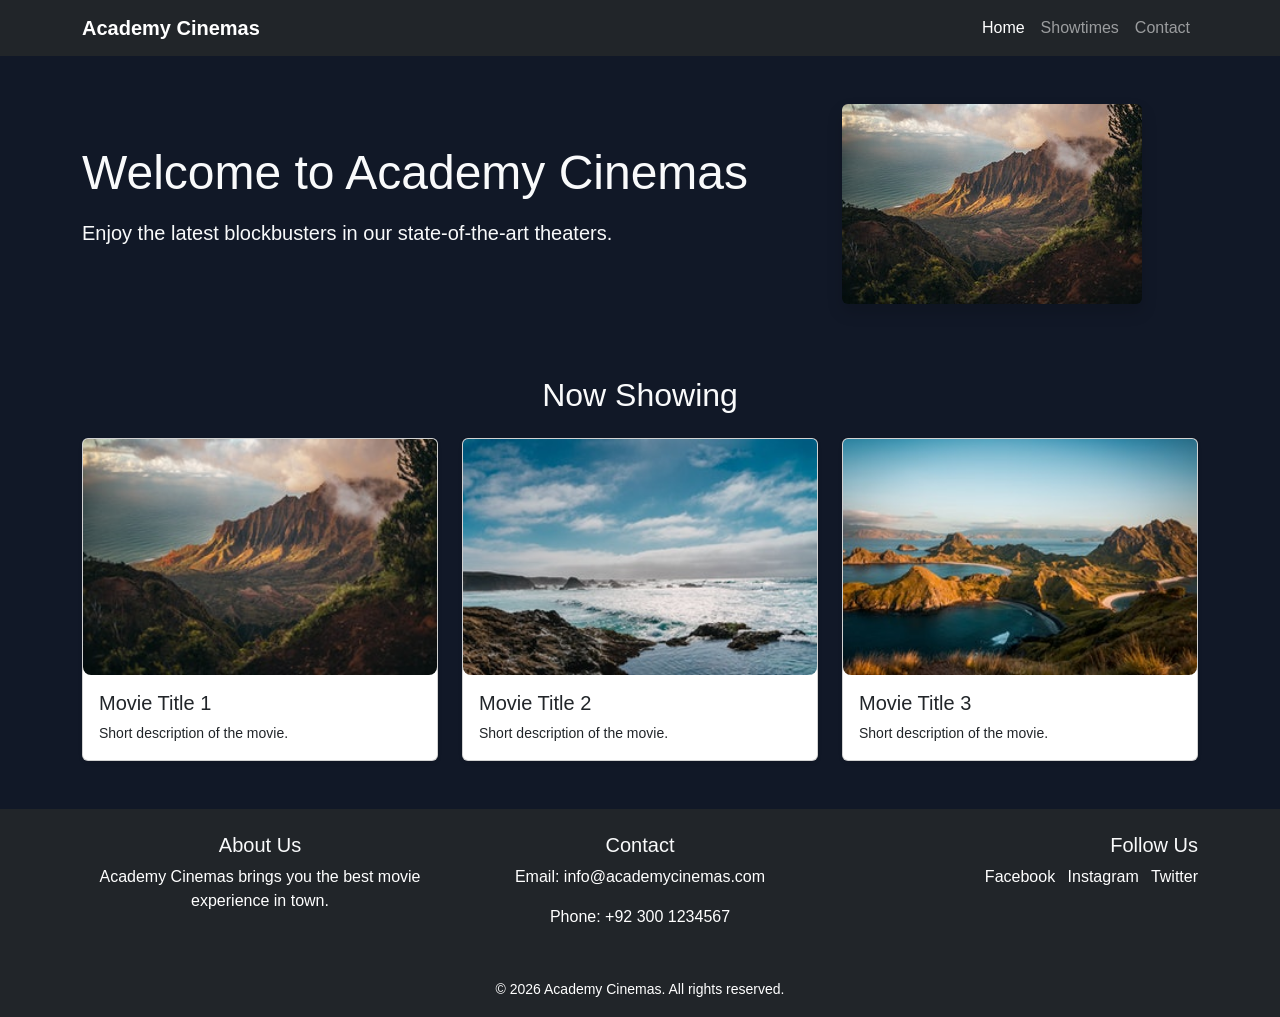
<file: Academy-Cinemas/index.html>
<!DOCTYPE html>
<html lang="en">
<head>
  <meta charset="UTF-8">
  <meta name="viewport" content="width=device-width, initial-scale=1.0">
  <title>Academy Cinemas</title>

  <!-- Bootstrap CSS -->
  <link href="https://cdn.jsdelivr.net/npm/bootstrap@5.3.3/dist/css/bootstrap.min.css"
        rel="stylesheet"
        integrity="sha384-9ndCyUa6zY2z0y3p1hYvFQ4c+2eQ4lYfQ4lYfQ4lYfQ4lYfQ4lYfQ4lYfQ4lYfQ4lYf"
        crossorigin="anonymous">

  <!-- Custom CSS -->
  <link rel="stylesheet" href="style.css">
</head>
<body>

  <!-- Navbar -->
  <nav class="navbar navbar-expand-lg navbar-dark bg-dark">
    <div class="container">
      <a class="navbar-brand fw-bold" href="#">Academy Cinemas</a>
      <button class="navbar-toggler" type="button" data-bs-toggle="collapse" data-bs-target="#mainNav">
        <span class="navbar-toggler-icon"></span>
      </button>
      <div class="collapse navbar-collapse" id="mainNav">
          <ul class="navbar-nav ms-auto">
          <li class="nav-item"><a class="nav-link active" href="#">Home</a></li>
          <li class="nav-item"><a class="nav-link" href="#showtimes">Showtimes</a></li>
          <li class="nav-item"><a class="nav-link" href="#contact">Contact</a></li>
        </ul>
      </div>
    </div>
  </nav>

  <!-- Main Content -->
  <main class="container my-5">
    <div class="row align-items-center">
      <div class="col-md-8 mb-4">
        <h1 class="display-5 mb-3">Welcome to Academy Cinemas</h1>
        <p class="lead">Enjoy the latest blockbusters in our state-of-the-art theaters.</p>
      </div>
      <div class="col-md-4 mb-4">
        <img src="images/beach-1.jpg" class="img-fluid rounded shadow" alt="Cinema">
      </div>
    </div>

    <!-- Movie Cards -->
    <section id="showtimes" class="mt-5">
      <h2 class="mb-4 text-center">Now Showing</h2>
      <div class="row g-4">
        <div class="col-md-4">
          <div class="card h-100 shadow-sm">
            <img src="images/beach-1.jpg" class="card-img-top" alt="Movie 1">
            <div class="card-body">
              <h5 class="card-title">Movie Title 1</h5>
              <p class="card-text">Short description of the movie.</p>
            </div>
          </div>
        </div>
        <div class="col-md-4">
          <div class="card h-100 shadow-sm">
            <img src="images/beach-2.jpg" class="card-img-top" alt="Movie 2">
            <div class="card-body">
              <h5 class="card-title">Movie Title 2</h5>
              <p class="card-text">Short description of the movie.</p>
            </div>
          </div>
        </div>
        <div class="col-md-4">
          <div class="card h-100 shadow-sm">
            <img src="images/beach-3.jpg" class="card-img-top" alt="Movie 3">
            <div class="card-body">
              <h5 class="card-title">Movie Title 3</h5>
              <p class="card-text">Short description of the movie.</p>
            </div>
          </div>
        </div>
      </div>
    </section>
  </main>

  <!-- Footer -->
  <footer class="bg-dark text-white mt-5 pt-4 pb-3">
    <div class="container">
      <div class="row">
        <div class="col-md-4 mb-3">
          <h5>About Us</h5>
          <p>Academy Cinemas brings you the best movie experience in town.</p>
        </div>
        <div class="col-md-4 mb-3" id="contact">
          <h5>Contact</h5>
          <p>Email: info@academycinemas.com</p>
          <p>Phone: +92 300 1234567</p>
        </div>
        <div class="col-md-4 mb-3 text-md-end">
          <h5>Follow Us</h5>
          <a href="#" class="text-white me-2">Facebook</a>
          <a href="#" class="text-white me-2">Instagram</a>
          <a href="#" class="text-white">Twitter</a>
        </div>
      </div>
      <div class="row mt-3">
        <div class="col text-center">
          <small>© 2026 Academy Cinemas. All rights reserved.</small>
        </div>
      </div>
    </div>
  </footer>

  <!-- Bootstrap JS -->
  <script src="https://cdn.jsdelivr.net/npm/bootstrap@5.3.3/dist/js/bootstrap.bundle.min.js"
          integrity="sha384-9ndCyUa6zY2z0y3p1hYvFQ4c+2eQ4lYfQ4lYfQ4lYfQ4lYfQ4lYfQ4lYfQ4lYfQ4lYf"
          crossorigin="anonymous"></script>
</body>
</html>
</file>
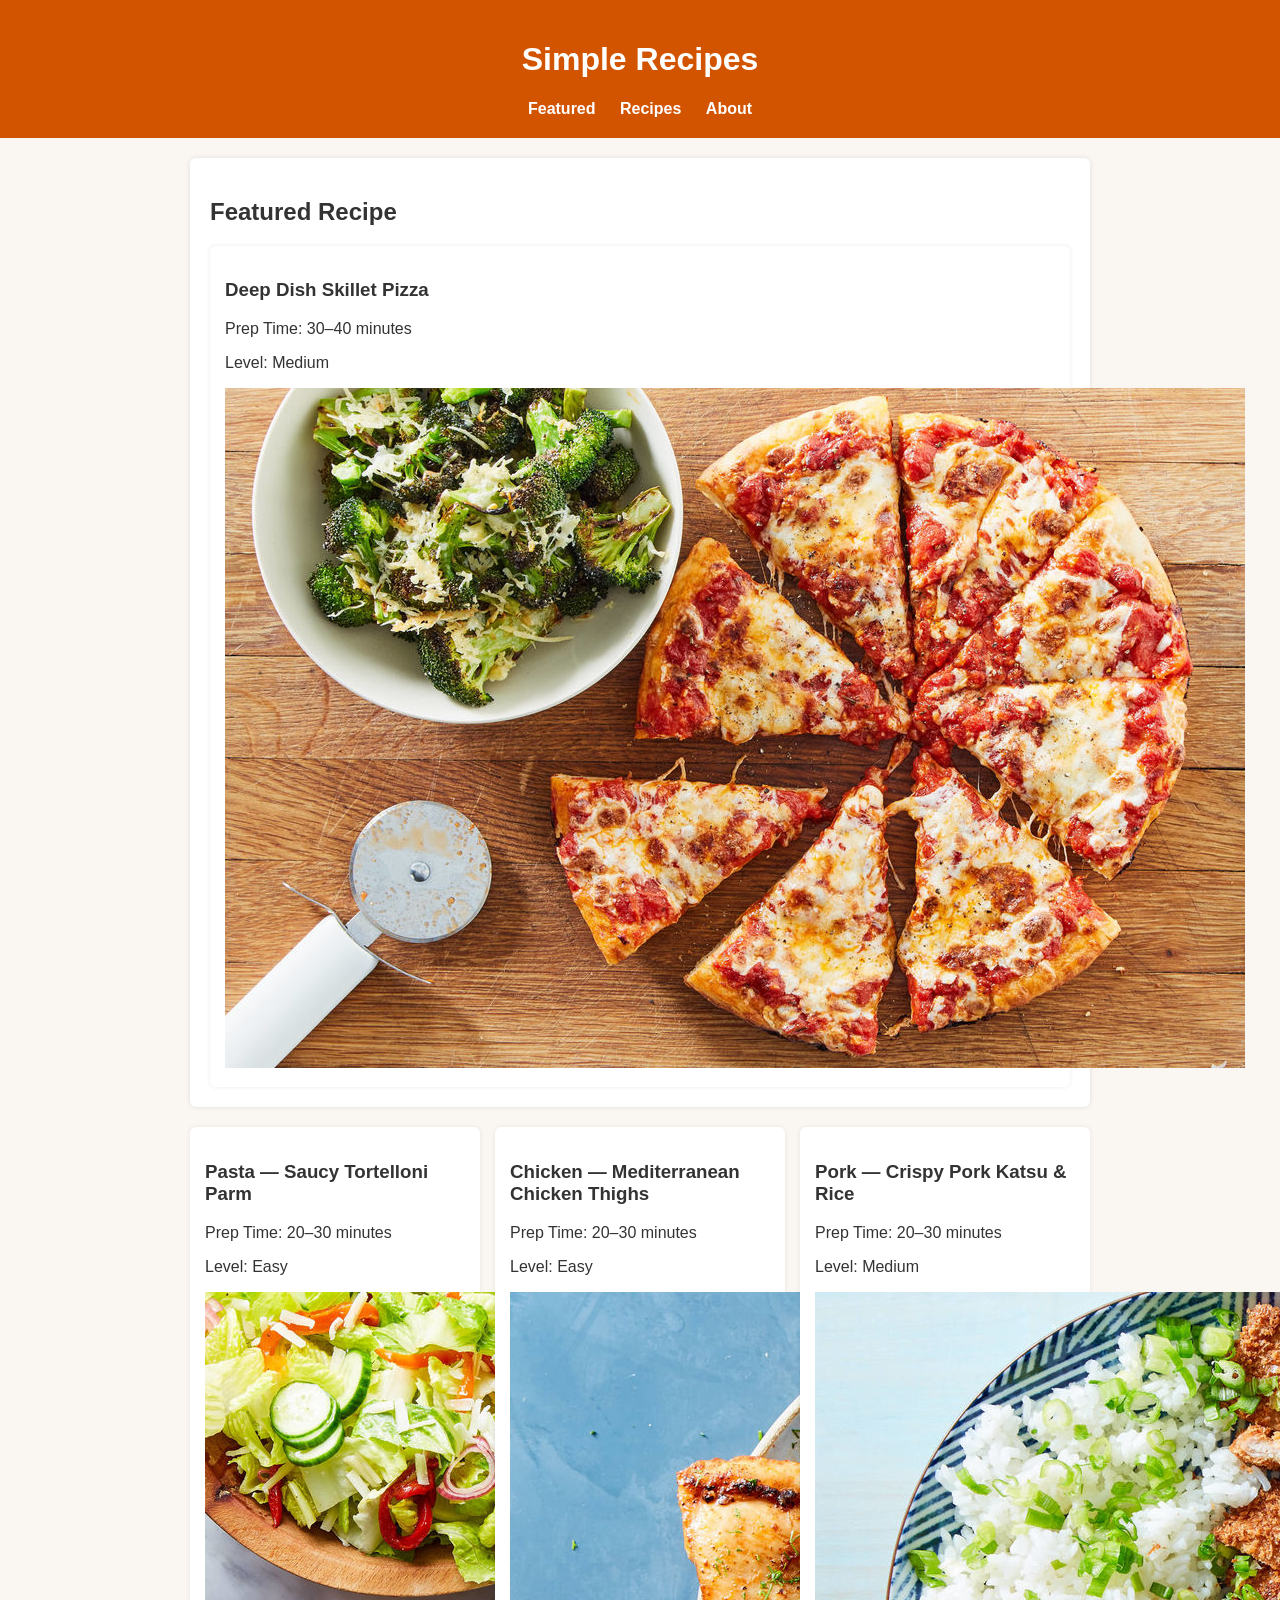
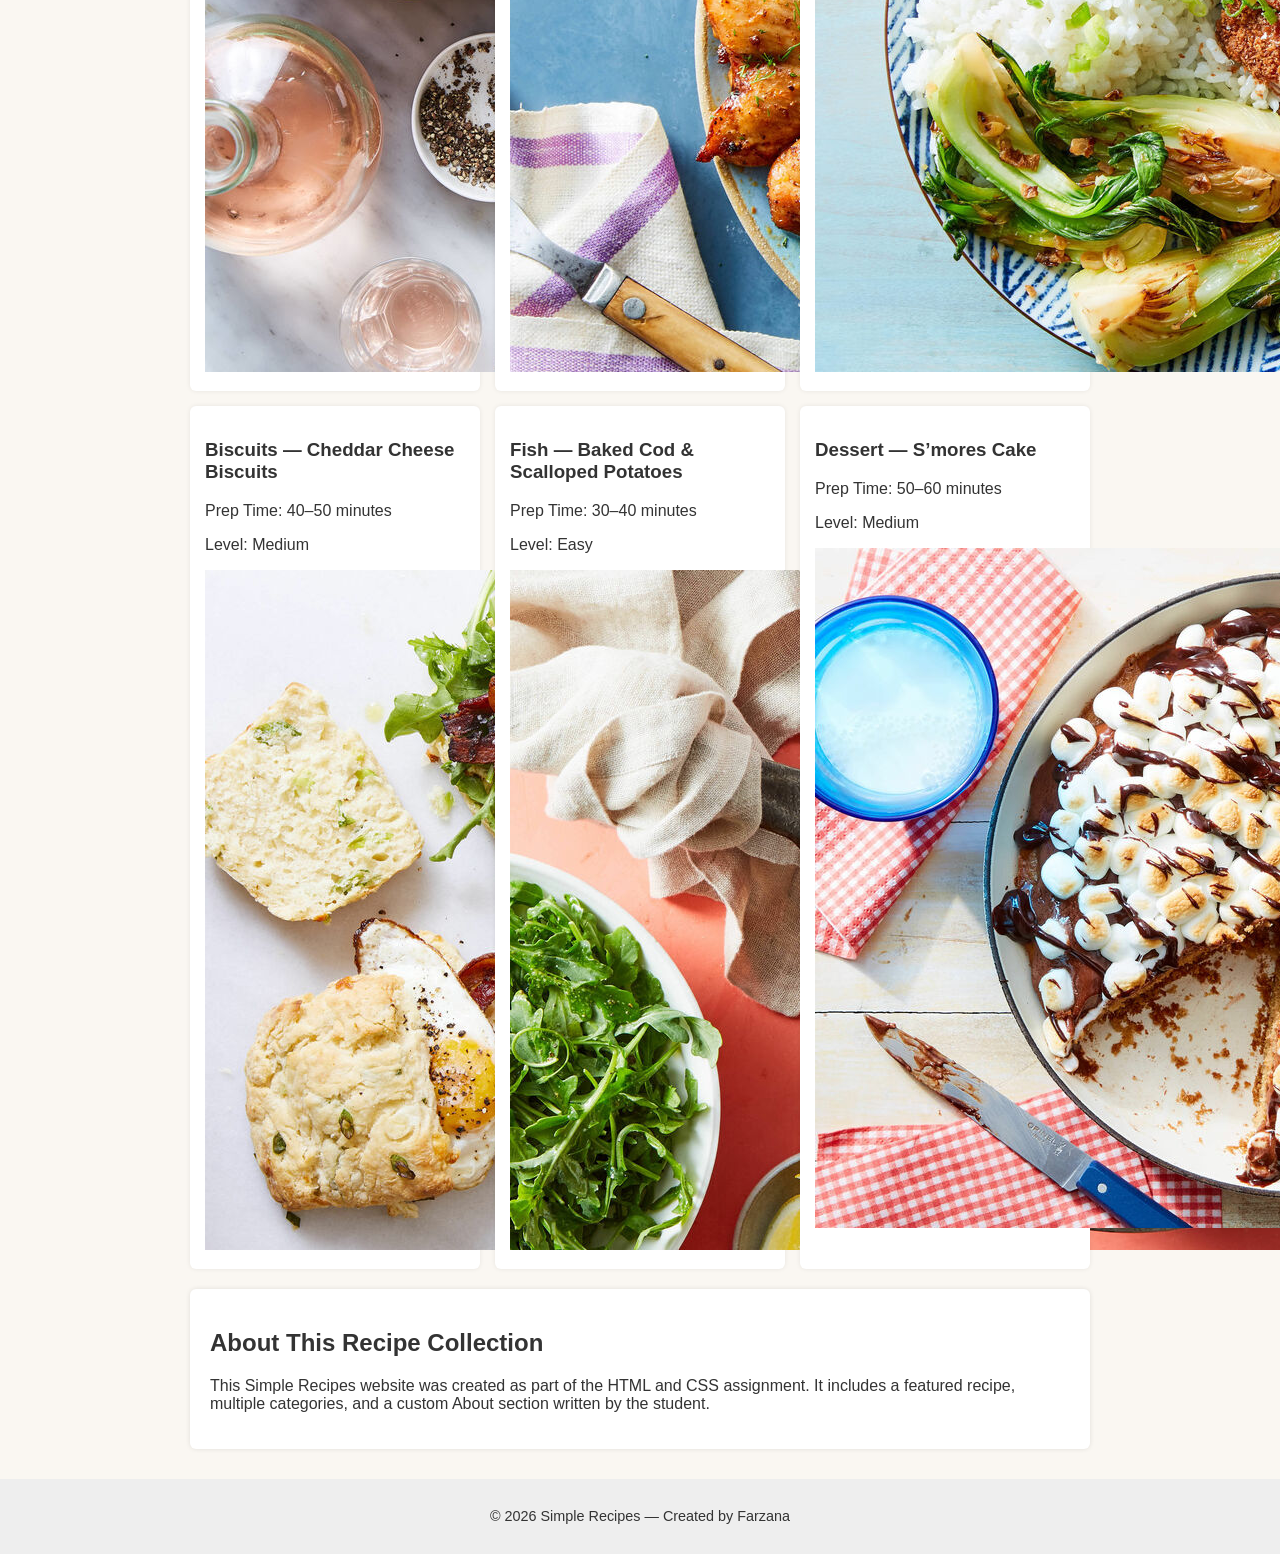
<file: Simple-Recipes/index.html>
<!DOCTYPE html>
<html lang="en">
<head>
    <meta charset="UTF-8">
    <meta name="viewport" content="width=device-width, initial-scale=1.0">
    <title>Simple Recipes</title>
    <link rel="stylesheet" href="style.css">
</head>

<body>

    <!-- HEADER -->
    <header>
        <h1>Simple Recipes</h1>
        <nav>
            <a href="#">Featured</a>
            <a href="#">Recipes</a>
            <a href="#">About</a>
        </nav>
    </header>

    <main>

        <!-- FEATURED RECIPE -->
        <section class="featured">
            <h2>Featured Recipe</h2>

            <div class="recipe-card">
                <h3>Deep Dish Skillet Pizza</h3>
                <p>Prep Time: 30–40 minutes</p>
                <p>Level: Medium</p>
                <img src="images/skillet-pizza.jpeg" alt="Skillet Pizza">
            </div>
        </section>

        <!-- ALL RECIPES -->
        <section class="recipes">

            <div class="recipe-card">
                <h3>Pasta — Saucy Tortelloni Parm</h3>
                <p>Prep Time: 20–30 minutes</p>
                <p>Level: Easy</p>
                <img src="images/tortelloni.jpeg" alt="Tortelloni Pasta">
            </div>

            <div class="recipe-card">
                <h3>Chicken — Mediterranean Chicken Thighs</h3>
                <p>Prep Time: 20–30 minutes</p>
                <p>Level: Easy</p>
                <img src="images/chicken-thighs.jpeg" alt="Chicken Thighs">
            </div>

            <div class="recipe-card">
                <h3>Pork — Crispy Pork Katsu & Rice</h3>
                <p>Prep Time: 20–30 minutes</p>
                <p>Level: Medium</p>
                <img src="images/pork-katsu.jpeg" alt="Pork Katsu">
            </div>

            <div class="recipe-card">
                <h3>Biscuits — Cheddar Cheese Biscuits</h3>
                <p>Prep Time: 40–50 minutes</p>
                <p>Level: Medium</p>
                <img src="images/cheddar-biscuits.jpeg" alt="Cheddar Biscuits">
            </div>

            <div class="recipe-card">
                <h3>Fish — Baked Cod & Scalloped Potatoes</h3>
                <p>Prep Time: 30–40 minutes</p>
                <p>Level: Easy</p>
                <img src="images/baked-cod.jpeg" alt="Baked Cod">
            </div>

            <div class="recipe-card">
                <h3>Dessert — S’mores Cake</h3>
                <p>Prep Time: 50–60 minutes</p>
                <p>Level: Medium</p>
                <img src="images/smores.jpeg" alt="S’mores Cake">
            </div>

        </section>

        <!-- ABOUT SECTION -->
        <section class="about">
            <h2>About This Recipe Collection</h2>
            <p>
                This Simple Recipes website was created as part of the HTML and CSS assignment. 
                It includes a featured recipe, multiple categories, and a custom About section 
                written by the student.
            </p>
        </section>

    </main>

    <!-- FOOTER -->
    <footer>
        <p>© 2026 Simple Recipes — Created by Farzana</p>
    </footer>

</body>
</html>
</file>
<file: Academy-Cinemas/style.css>
:root {
  --main-bg: #111827;
  --accent: #e11d48;
  --text-light: #f9fafb;
  --body-font-size: 1rem;
}

body {
  font-family: Arial, Helvetica, sans-serif;
  font-size: var(--body-font-size);
  background-color: var(--main-bg);
  color: var(--text-light);
}

h1, h2, h5 {
  color: var(--text-light);
}

.navbar,
footer {
  background-color: #0f172a;
}

.card-title {
  font-size: 1.25rem;
}

.card-text {
  font-size: 0.875rem;
}

footer {
  text-align: center;
  padding-top: 20px;
  padding-bottom: 15px;
}

footer a {
  text-decoration: none;
  color: var(--text-light);
}

footer a:hover {
  color: var(--accent);
}

img {
  border-radius: 8px;
}
</file>
<file: Simple-Recipes/style.css>
body {
    font-family: Arial, sans-serif;
    margin: 0;
    padding: 0;
    background: #faf7f2;
    color: #333;
}

header {
    background: #d35400;
    color: #fff;
    padding: 20px;
    text-align: center;
}

header nav a {
    color: #fff;
    margin: 0 10px;
    text-decoration: none;
    font-weight: bold;
}

main {
    max-width: 900px;
    margin: 20px auto;
    padding: 0 15px;
}

.featured {
    background: #fff;
    padding: 20px;
    border-radius: 6px;
    box-shadow: 0 0 5px rgba(0,0,0,0.1);
    margin-bottom: 20px;
}

.recipes {
    display: grid;
    grid-template-columns: repeat(auto-fit, minmax(250px, 1fr));
    gap: 15px;
    margin-bottom: 20px;
}

.recipe-card {
    background: #fff;
    padding: 15px;
    border-radius: 6px;
    box-shadow: 0 0 5px rgba(0,0,0,0.08);
}

.about {
    background: #fff;
    padding: 20px;
    border-radius: 6px;
    box-shadow: 0 0 5px rgba(0,0,0,0.1);
    margin-bottom: 30px;
}

footer {
    text-align: center;
    padding: 15px;
    background: #eee;
    font-size: 0.9rem;
}
</file>
